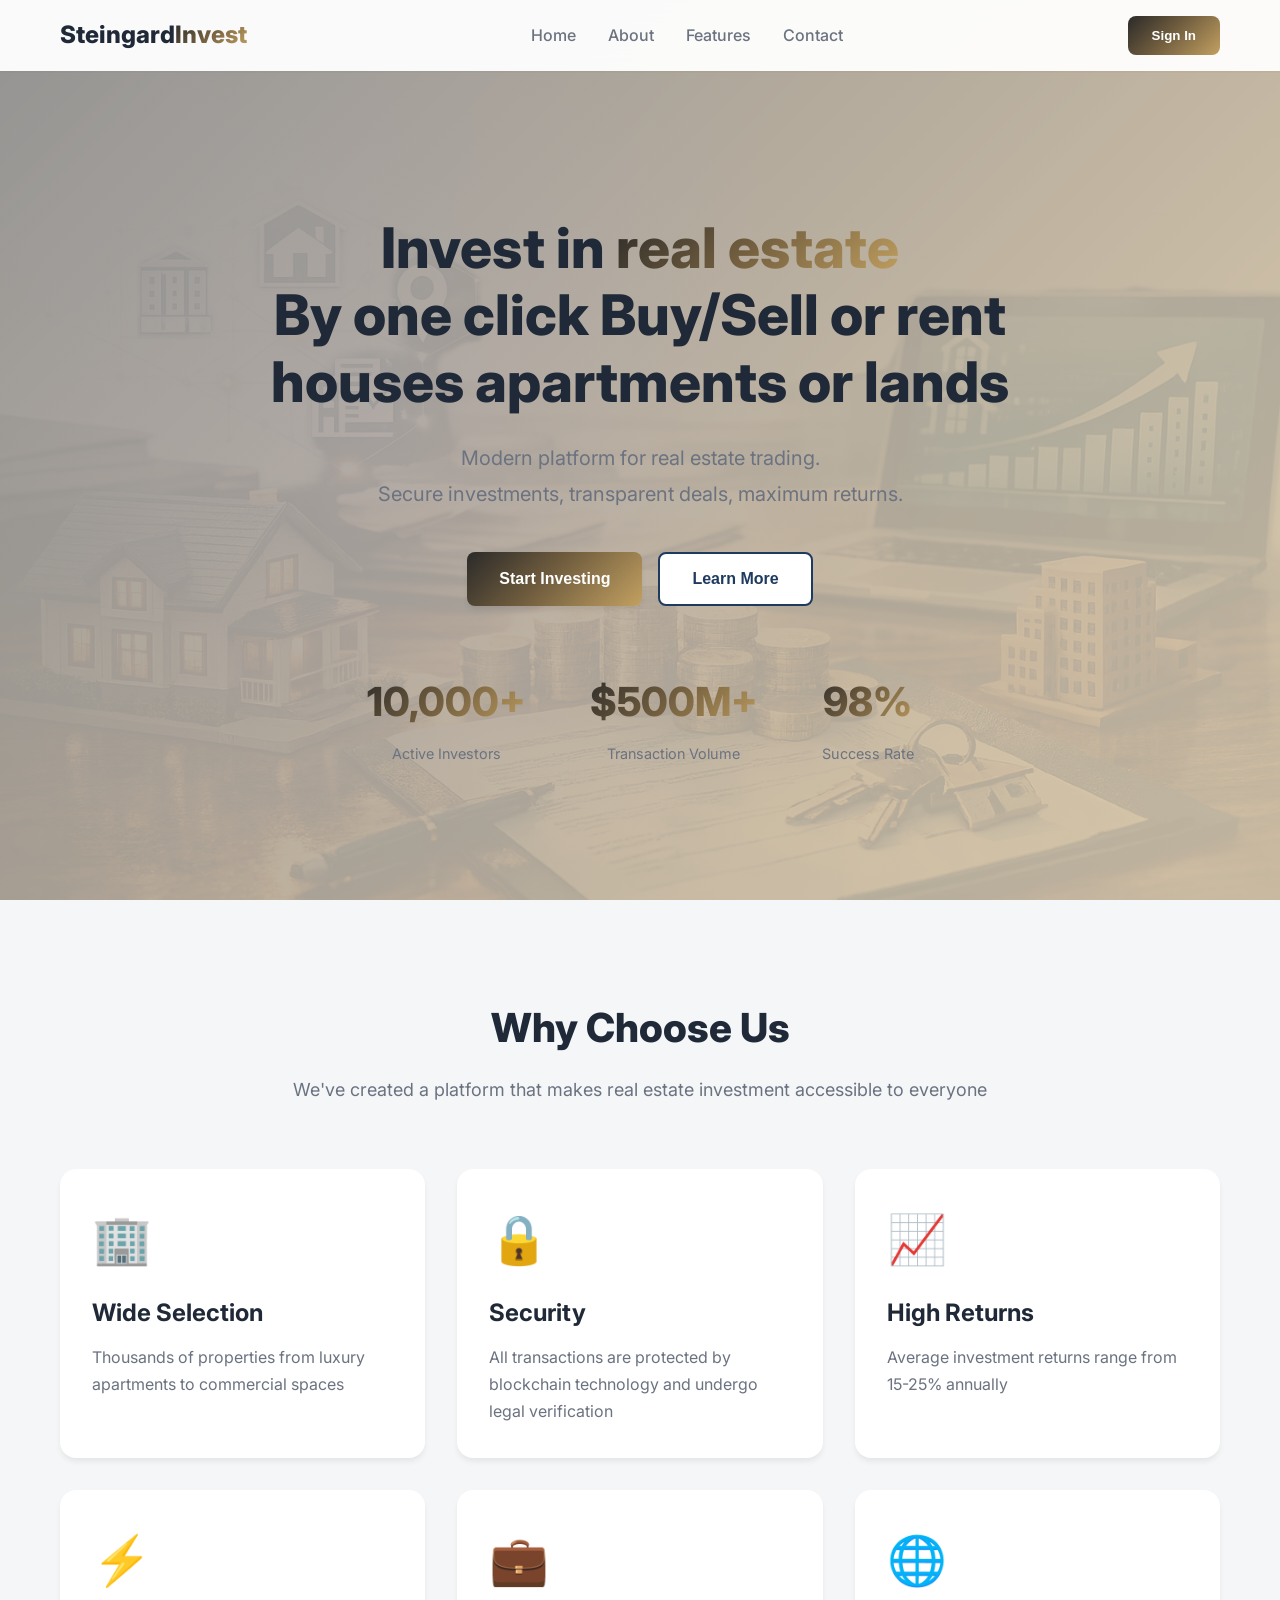
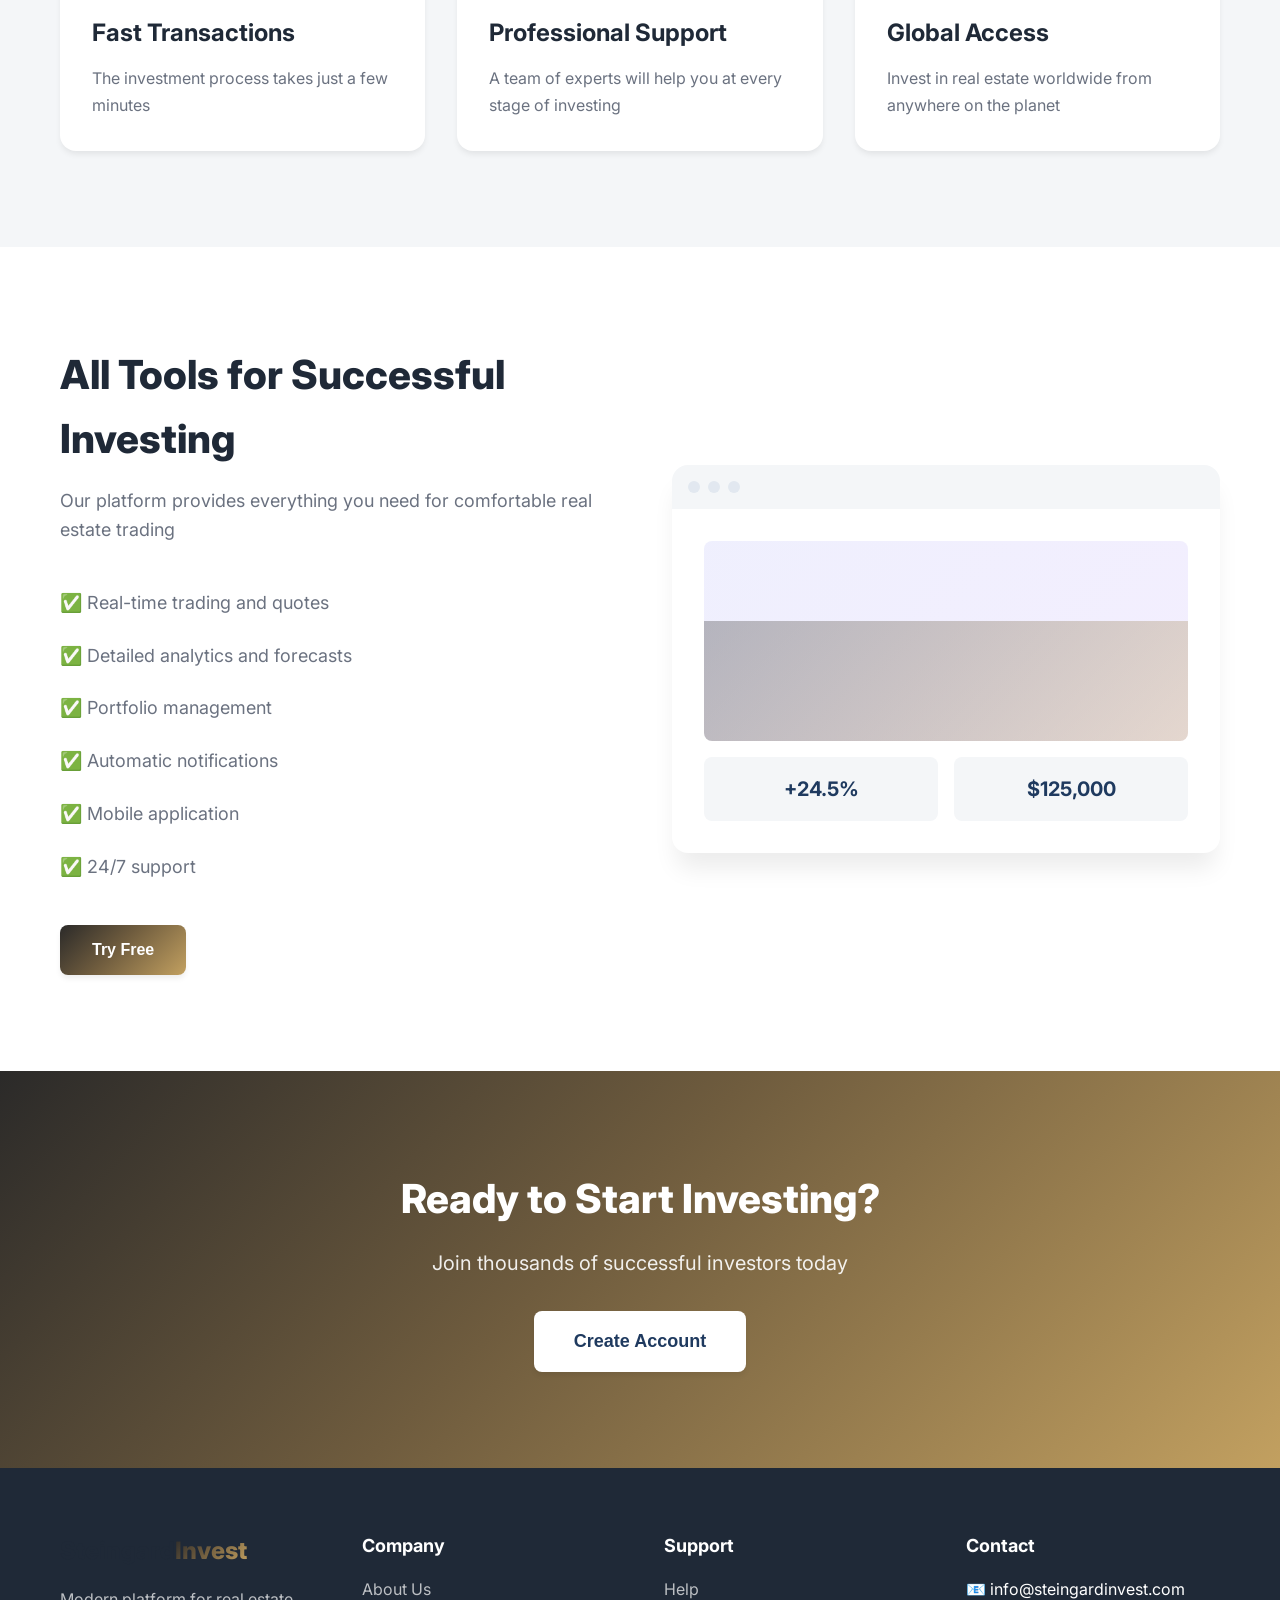
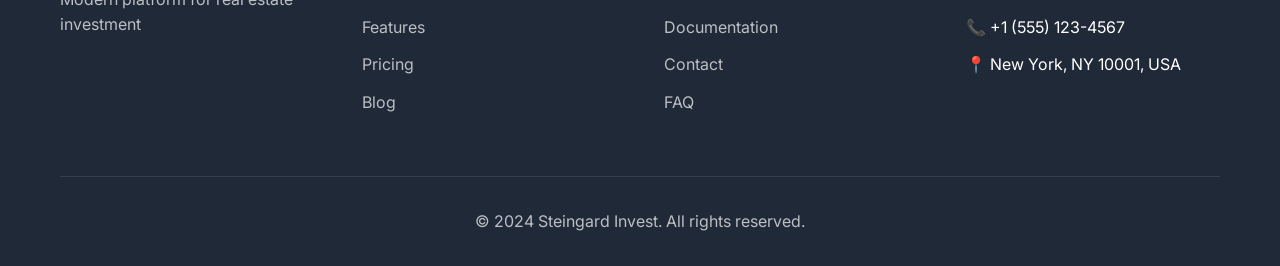
<file: steingardinvest/wwwroot/index.html>
<!DOCTYPE html>
<html lang="en">
<head>
    <meta charset="UTF-8">
    <meta name="viewport" content="width=device-width, initial-scale=1.0">
    <title>Steingard Invest - Real Estate Investment</title>
    <link rel="stylesheet" href="css/style.css">
    <link rel="preconnect" href="https://fonts.googleapis.com">
    <link rel="preconnect" href="https://fonts.gstatic.com" crossorigin>
    <link href="https://fonts.googleapis.com/css2?family=Inter:wght@300;400;500;600;700;800&display=swap" rel="stylesheet">
</head>
<body>
    <!-- Navigation -->
    <nav class="navbar">
        <div class="container">
            <div class="nav-content">
                <div class="logo">
                    <span class="logo-text">Steingard<span class="logo-accent">Invest</span></span>
                </div>
                <ul class="nav-menu">
                    <li><a href="#home">Home</a></li>
                    <li><a href="#about">About</a></li>
                    <li><a href="#features">Features</a></li>
                    <li><a href="#contact">Contact</a></li>
                </ul>
                <button class="btn-login" onclick="openLoginModal()">Sign In</button>
            </div>
        </div>
    </nav>

    <!-- Hero Section -->
    <section id="home" class="hero">
        <div class="hero-background">
            <div class="hero-overlay"></div>
        </div>
        <div class="container">
            <div class="hero-content">
                <h1 class="hero-title">
                    Invest in <span class="gradient-text">real estate</span><br>
                    By one click Buy/Sell or rent houses apartments or lands
                </h1>
                <p class="hero-subtitle">
                    Modern platform for real estate trading.<br>
                    Secure investments, transparent deals, maximum returns.
                </p>
                <div class="hero-buttons">
                    <button class="btn btn-primary" onclick="openLoginModal()">Start Investing</button>
                    <button class="btn btn-secondary" onclick="document.getElementById('about').scrollIntoView({behavior: 'smooth'})">Learn More</button>
                </div>
                <div class="hero-stats">
                    <div class="stat-item">
                        <div class="stat-number">10,000+</div>
                        <div class="stat-label">Active Investors</div>
                    </div>
                    <div class="stat-item">
                        <div class="stat-number">$500M+</div>
                        <div class="stat-label">Transaction Volume</div>
                    </div>
                    <div class="stat-item">
                        <div class="stat-number">98%</div>
                        <div class="stat-label">Success Rate</div>
                    </div>
                </div>
            </div>
        </div>
    </section>

    <!-- About Section -->
    <section id="about" class="about">
        <div class="container">
            <div class="section-header">
                <h2 class="section-title">Why Choose Us</h2>
                <p class="section-subtitle">We've created a platform that makes real estate investment accessible to everyone</p>
            </div>
            <div class="features-grid">
                <div class="feature-card">
                    <div class="feature-icon">🏢</div>
                    <h3 class="feature-title">Wide Selection</h3>
                    <p class="feature-description">Thousands of properties from luxury apartments to commercial spaces</p>
                </div>
                <div class="feature-card">
                    <div class="feature-icon">🔒</div>
                    <h3 class="feature-title">Security</h3>
                    <p class="feature-description">All transactions are protected by blockchain technology and undergo legal verification</p>
                </div>
                <div class="feature-card">
                    <div class="feature-icon">📈</div>
                    <h3 class="feature-title">High Returns</h3>
                    <p class="feature-description">Average investment returns range from 15-25% annually</p>
                </div>
                <div class="feature-card">
                    <div class="feature-icon">⚡</div>
                    <h3 class="feature-title">Fast Transactions</h3>
                    <p class="feature-description">The investment process takes just a few minutes</p>
                </div>
                <div class="feature-card">
                    <div class="feature-icon">💼</div>
                    <h3 class="feature-title">Professional Support</h3>
                    <p class="feature-description">A team of experts will help you at every stage of investing</p>
                </div>
                <div class="feature-card">
                    <div class="feature-icon">🌐</div>
                    <h3 class="feature-title">Global Access</h3>
                    <p class="feature-description">Invest in real estate worldwide from anywhere on the planet</p>
                </div>
            </div>
        </div>
    </section>

    <!-- Features Section -->
    <section id="features" class="features">
        <div class="container">
            <div class="features-content">
                <div class="features-text">
                    <h2 class="section-title">All Tools for Successful Investing</h2>
                    <p class="section-subtitle">Our platform provides everything you need for comfortable real estate trading</p>
                    <ul class="features-list">
                        <li>✅ Real-time trading and quotes</li>
                        <li>✅ Detailed analytics and forecasts</li>
                        <li>✅ Portfolio management</li>
                        <li>✅ Automatic notifications</li>
                        <li>✅ Mobile application</li>
                        <li>✅ 24/7 support</li>
                    </ul>
                    <button class="btn btn-primary" onclick="openLoginModal()">Try Free</button>
                </div>
                <div class="features-image">
                    <div class="dashboard-preview">
                        <div class="dashboard-header">
                            <div class="dashboard-dot"></div>
                            <div class="dashboard-dot"></div>
                            <div class="dashboard-dot"></div>
                        </div>
                        <div class="dashboard-content">
                            <div class="dashboard-chart"></div>
                            <div class="dashboard-stats">
                                <div class="dashboard-stat">+24.5%</div>
                                <div class="dashboard-stat">$125,000</div>
                            </div>
                        </div>
                    </div>
                </div>
            </div>
        </div>
    </section>

    <!-- CTA Section -->
    <section class="cta">
        <div class="container">
            <div class="cta-content">
                <h2 class="cta-title">Ready to Start Investing?</h2>
                <p class="cta-subtitle">Join thousands of successful investors today</p>
                <button class="btn btn-primary btn-large" onclick="openLoginModal()">Create Account</button>
            </div>
        </div>
    </section>

    <!-- Footer -->
    <footer id="contact" class="footer">
        <div class="container">
            <div class="footer-content">
                <div class="footer-section">
                    <div class="logo">
                        <span class="logo-text">Steingard<span class="logo-accent">Invest</span></span>
                    </div>
                    <p class="footer-description">Modern platform for real estate investment</p>
                </div>
                <div class="footer-section">
                    <h4 class="footer-title">Company</h4>
                    <ul class="footer-links">
                        <li><a href="#about">About Us</a></li>
                        <li><a href="#features">Features</a></li>
                        <li><a href="#">Pricing</a></li>
                        <li><a href="#">Blog</a></li>
                    </ul>
                </div>
                <div class="footer-section">
                    <h4 class="footer-title">Support</h4>
                    <ul class="footer-links">
                        <li><a href="#">Help</a></li>
                        <li><a href="#">Documentation</a></li>
                        <li><a href="#">Contact</a></li>
                        <li><a href="#">FAQ</a></li>
                    </ul>
                </div>
                <div class="footer-section">
                    <h4 class="footer-title">Contact</h4>
                    <ul class="footer-links">
                        <li>📧 info@steingardinvest.com</li>
                        <li>📞 +1 (555) 123-4567</li>
                        <li>📍 New York, NY 10001, USA</li>
                    </ul>
                </div>
            </div>
            <div class="footer-bottom">
                <p>&copy; 2024 Steingard Invest. All rights reserved.</p>
            </div>
        </div>
    </footer>

    <!-- Login Modal -->
    <div id="loginModal" class="modal">
        <div class="modal-content">
            <span class="close" onclick="closeLoginModal()">&times;</span>
            <div class="modal-header">
                <h2>Sign In</h2>
                <p>Sign in to your account to access the trading platform</p>
            </div>
            <form class="login-form" onsubmit="handleLogin(event)">
                <div class="form-group">
                    <label for="email">Email</label>
                    <input type="email" id="email" name="email" placeholder="your@email.com" required>
                </div>
                <div class="form-group">
                    <label for="password">Password</label>
                    <input type="password" id="password" name="password" placeholder="••••••••" required>
                </div>
                <div class="form-options">
                    <label class="checkbox-label">
                        <input type="checkbox" name="remember">
                        <span>Remember me</span>
                    </label>
                    <a href="#" class="forgot-password">Forgot password?</a>
                </div>
                <button type="submit" class="btn btn-primary btn-full">Sign In</button>
                <div class="form-divider">
                    <span>or</span>
                </div>
                <button type="button" class="btn btn-secondary btn-full" onclick="alert('Registration feature will be available soon')">Create Account</button>
            </form>
        </div>
    </div>

    <script src="js/script.js"></script>
</body>
</html>
</file>
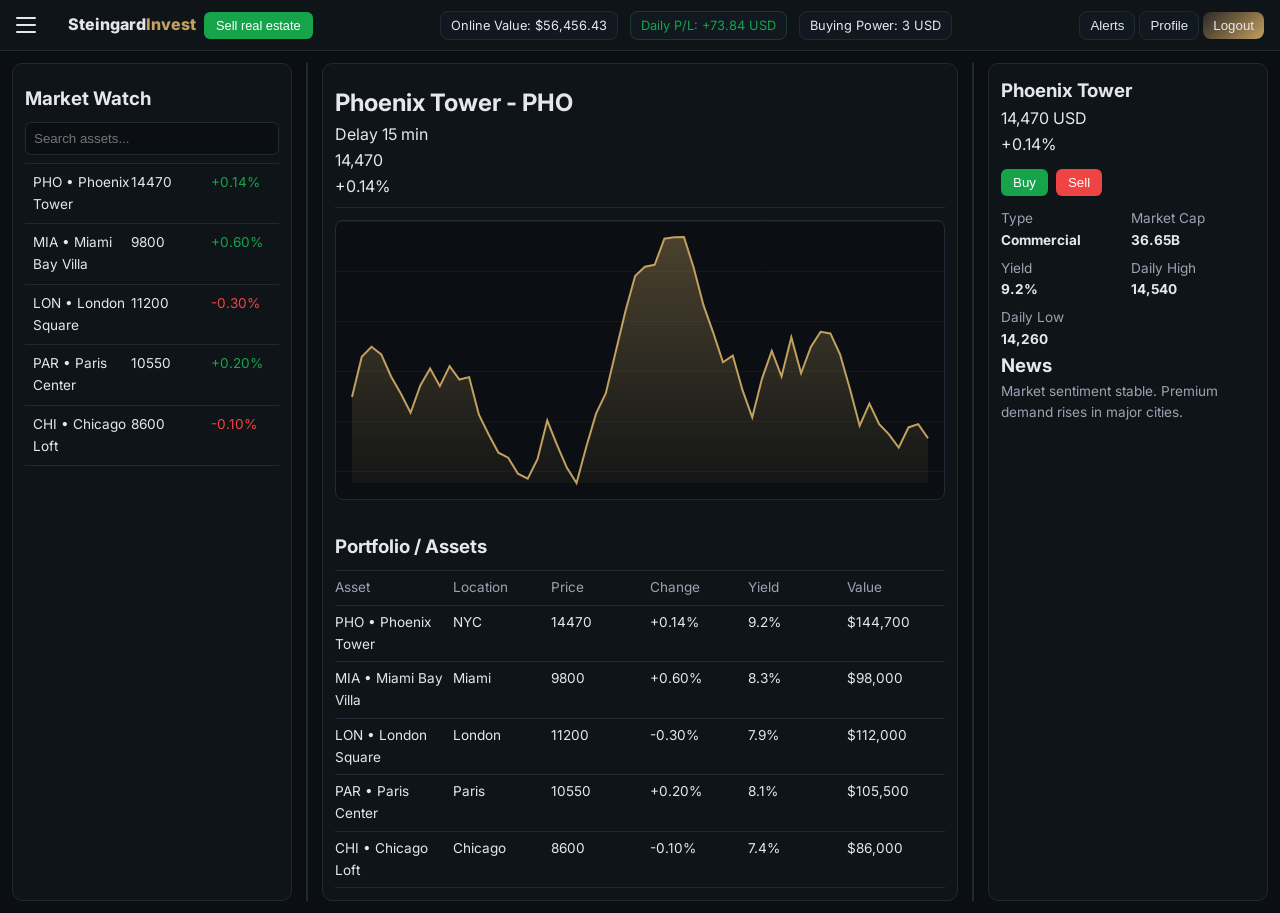
<file: steingardinvest/wwwroot/dashboard.html>
<!DOCTYPE html>
<html lang="en">
<head>
  <meta charset="UTF-8">
  <meta name="viewport" content="width=device-width, initial-scale=1.0">
  <title>Real Estate Trading Terminal</title>
  <link rel="stylesheet" href="css/style.css">
  <link rel="stylesheet" href="css/dashboard.css">
  <link rel="preconnect" href="https://fonts.googleapis.com">
  <link rel="preconnect" href="https://fonts.gstatic.com" crossorigin>
  <link href="https://fonts.googleapis.com/css2?family=Inter:wght@300;400;500;600;700;800&display=swap" rel="stylesheet">
</head>
<body class="terminal-body">
  <div class="terminal-shell">
    <header class="terminal-topbar">
      <div class="topbar-left">
        <button class="hamburger" onclick="toggleMenu()" aria-label="Open menu">
          <span></span><span></span><span></span>
        </button>
        <div id="hamburgerMenu" class="hamburger-menu">
            <button type="button" class="menu-item">Sell real estate</button>
            <button type="button" class="menu-item">Manage account</button>
            <button type="button" class="menu-item">Settings</button>
            <button type="button" class="menu-item">Contact</button>
            <button type="button" class="menu-item">Tutorial</button>
            <button type="button" class="menu-item menu-exit" onclick="logout()">Exit</button>
        </div>
        <div class="brand">Steingard<span>Invest</span></div>
        <button type="button" class="chip chip-button btn-buy">Sell real estate</button>
      </div>
      <div class="topbar-center">
        <span class="chip">Online Value: $56,456.43</span>
        <span class="chip up">Daily P/L: +73.84 USD</span>
        <span class="chip">Buying Power: 3 USD</span>
      </div>
      <div class="topbar-right">
        <button class="btn-ghost">Alerts</button>
        <button class="btn-ghost">Profile</button>
        <button class="btn-logout" onclick="logout()">Logout</button>
      </div>
    </header>

    <div class="terminal-grid" id="terminalGrid">
      <aside class="terminal-left">
        <div class="panel-header">
          <h3>Market Watch</h3>
          <input class="search-input" id="searchInput" placeholder="Search assets..." />
        </div>
        <div id="marketList" class="market-list"></div>
      </aside>
      <div class="col-resizer" data-resize="left"></div>

      <main class="terminal-center">
        <div class="panel-header">
          <div>
            <h2 id="chartTitle">PHOENIX - PHO</h2>
            <div class="sub">Delay 15 min</div>
          </div>
          <div class="price-box">
            <div class="price" id="chartPrice">14,470</div>
            <div class="change up" id="chartChange">+0.14%</div>
          </div>
        </div>

        <div class="chart-area">
          <div class="chart-grid"></div>
          <canvas id="priceChart" class="chart-canvas"></canvas>
        </div>

        <section class="panel table-panel">
          <div class="panel-header">
            <h3>Portfolio / Assets</h3>
          </div>
          <div class="table-head">
            <div>Asset</div>
            <div>Location</div>
            <div>Price</div>
            <div>Change</div>
            <div>Yield</div>
            <div>Value</div>
          </div>
          <div id="portfolioRows" class="table-body"></div>
        </section>
      </main>
      <div class="col-resizer" data-resize="right"></div>

      <aside class="terminal-right">
        <div class="panel info-panel">
          <h3 id="assetName">PHOENIX</h3>
          <div class="price" id="assetPrice">14,470 USD</div>
          <div class="change up" id="assetChange">+0.14%</div>

          <div class="actions">
            <button class="btn-buy">Buy</button>
            <button class="btn-sell">Sell</button>
          </div>

          <div class="info-grid">
            <div><span>Type</span><strong id="assetType">Commercial</strong></div>
            <div><span>Market Cap</span><strong>36.65B</strong></div>
            <div><span>Yield</span><strong id="assetYield">9.2%</strong></div>
            <div><span>Daily High</span><strong>14,540</strong></div>
            <div><span>Daily Low</span><strong>14,260</strong></div>
          </div>
        </div>

        <div class="panel">
          <h3>News</h3>
          <p class="muted">Market sentiment stable. Premium demand rises in major cities.</p>
        </div>
      </aside>
    </div>
  </div>

  <script src="js/dashboard.js"></script>
</body>
</html>
</file>
<file: steingardinvest/wwwroot/css/style.css>
* {
    margin: 0;
    padding: 0;
    box-sizing: border-box;
}

:root {
    --primary-color: #1f3a5f;
    --primary-dark: #162b45;
    --secondary-color: #5b6d7a;
    --accent-color: #8c7a5a;
    --text-primary: #1f2937;
    --text-secondary: #6b7280;
    --bg-light: #f4f6f8;
    --bg-white: #ffffff;
    --border-color: #e2e8f0;
    --gradient: linear-gradient(135deg, #2b2a29 0%, #6f5c3e 45%, #c2a060 100%);
    --shadow-sm: 0 1px 2px 0 rgba(0, 0, 0, 0.05);
    --shadow-md: 0 4px 6px -1px rgba(0, 0, 0, 0.08);
    --shadow-lg: 0 10px 15px -3px rgba(0, 0, 0, 0.08);
    --shadow-xl: 0 20px 25px -5px rgba(0, 0, 0, 0.08);
}

body {
    font-family: 'Inter', -apple-system, BlinkMacSystemFont, 'Segoe UI', sans-serif;
    color: var(--text-primary);
    line-height: 1.6;
    overflow-x: hidden;
}

.container {
    max-width: 1200px;
    margin: 0 auto;
    padding: 0 20px;
}

/* Navigation */
.navbar {
    position: fixed;
    top: 0;
    left: 0;
    right: 0;
    background: rgba(255, 255, 255, 0.95);
    backdrop-filter: blur(10px);
    z-index: 1000;
    padding: 1rem 0;
    box-shadow: var(--shadow-sm);
}

.nav-content {
    display: flex;
    justify-content: space-between;
    align-items: center;
}

.logo-text {
    font-size: 1.5rem;
    font-weight: 800;
    color: var(--text-primary);
}

.logo-accent {
    background: var(--gradient);
    -webkit-background-clip: text;
    -webkit-text-fill-color: transparent;
    background-clip: text;
}

.nav-menu {
    display: flex;
    list-style: none;
    gap: 2rem;
}

.nav-menu a {
    text-decoration: none;
    color: var(--text-secondary);
    font-weight: 500;
    transition: color 0.3s;
}

.nav-menu a:hover {
    color: var(--primary-color);
}

.btn-login {
    background: var(--gradient);
    color: white;
    border: none;
    padding: 0.75rem 1.5rem;
    border-radius: 0.5rem;
    font-weight: 600;
    cursor: pointer;
    transition: transform 0.2s, box-shadow 0.2s;
}

.btn-login:hover {
    transform: translateY(-2px);
    box-shadow: var(--shadow-lg);
}

/* Hero Section */
.hero {
    position: relative;
    min-height: 100vh;
    display: flex;
    align-items: center;
    padding-top: 80px;
    overflow: hidden;
    z-index: 0;
}

.hero-background {
    position: absolute;
    inset: 0;
    background: var(--gradient);
    opacity: 0.50;
    z-index: 0;
}

.hero-background::after {
    content: '';
    position: absolute;
    inset: 0;
    background-image: url('../images/hero-realestate.png');
    background-size: cover;
    background-position: center;
    opacity: 0.32;
    filter: grayscale(0.2) contrast(1.05);
    mix-blend-mode: multiply; 
}

.hero-content {
    position: relative;
    z-index: 1;
}

.hero-overlay {
    position: absolute;
    top: 0;
    left: 0;
    right: 0;
    bottom: 0;
    background: radial-gradient(circle at 30% 50%, rgba(99, 102, 241, 0.1) 0%, transparent 50%);
}

.hero-content {
    text-align: center;
    max-width: 900px;
    margin: 0 auto;
    z-index: 1;
}

.hero-title {
    font-size: 3.5rem;
    font-weight: 800;
    line-height: 1.2;
    margin-bottom: 1.5rem;
    color: var(--text-primary);
}

.gradient-text {
    background: var(--gradient);
    -webkit-background-clip: text;
    -webkit-text-fill-color: transparent;
    background-clip: text;
}

.hero-subtitle {
    font-size: 1.25rem;
    color: var(--text-secondary);
    margin-bottom: 2.5rem;
    line-height: 1.8;
}

.hero-buttons {
    display: flex;
    gap: 1rem;
    justify-content: center;
    margin-bottom: 4rem;
}

.btn {
    padding: 1rem 2rem;
    border: none;
    border-radius: 0.5rem;
    font-size: 1rem;
    font-weight: 600;
    cursor: pointer;
    transition: all 0.3s;
    text-decoration: none;
    display: inline-block;
}

.btn-primary {
    background: var(--gradient);
    color: white;
    box-shadow: var(--shadow-md);
}

.btn-primary:hover {
    transform: translateY(-2px);
    box-shadow: var(--shadow-xl);
}

.btn-secondary {
    background: white;
    color: var(--primary-color);
    border: 2px solid var(--primary-color);
}

.btn-secondary:hover {
    background: var(--primary-color);
    color: white;
}

.btn-large {
    padding: 1.25rem 2.5rem;
    font-size: 1.125rem;
}

.btn-full {
    width: 100%;
}

.hero-stats {
    display: flex;
    justify-content: center;
    gap: 4rem;
    margin-top: 4rem;
}

.stat-item {
    text-align: center;
}

.stat-number {
    font-size: 2.5rem;
    font-weight: 800;
    background: var(--gradient);
    -webkit-background-clip: text;
    -webkit-text-fill-color: transparent;
    background-clip: text;
    margin-bottom: 0.5rem;
}

.stat-label {
    color: var(--text-secondary);
    font-size: 0.9rem;
}

/* About Section */
.about {
    padding: 6rem 0;
    background: var(--bg-light);
}

.section-header {
    text-align: center;
    max-width: 700px;
    margin: 0 auto 4rem;
}

.section-title {
    font-size: 2.5rem;
    font-weight: 800;
    margin-bottom: 1rem;
    color: var(--text-primary);
}

.section-subtitle {
    font-size: 1.125rem;
    color: var(--text-secondary);
}

.features-grid {
    display: grid;
    grid-template-columns: repeat(auto-fit, minmax(300px, 1fr));
    gap: 2rem;
}

.feature-card {
    background: white;
    padding: 2rem;
    border-radius: 1rem;
    box-shadow: var(--shadow-md);
    transition: transform 0.3s, box-shadow 0.3s;
}

.feature-card:hover {
    transform: translateY(-5px);
    box-shadow: var(--shadow-xl);
}

.feature-icon {
    font-size: 3rem;
    margin-bottom: 1rem;
}

.feature-title {
    font-size: 1.5rem;
    font-weight: 700;
    margin-bottom: 0.75rem;
    color: var(--text-primary);
}

.feature-description {
    color: var(--text-secondary);
    line-height: 1.7;
}

/* Features Section */
.features {
    padding: 6rem 0;
}

.features-content {
    display: grid;
    grid-template-columns: 1fr 1fr;
    gap: 4rem;
    align-items: center;
}

.features-list {
    list-style: none;
    margin: 2rem 0;
}

.features-list li {
    padding: 0.75rem 0;
    font-size: 1.125rem;
    color: var(--text-secondary);
}

.dashboard-preview {
    background: white;
    border-radius: 1rem;
    box-shadow: var(--shadow-xl);
    overflow: hidden;
}

.dashboard-header {
    background: var(--bg-light);
    padding: 1rem;
    display: flex;
    gap: 0.5rem;
}

.dashboard-dot {
    width: 12px;
    height: 12px;
    border-radius: 50%;
    background: var(--border-color);
}

.dashboard-content {
    padding: 2rem;
}

.dashboard-chart {
    height: 200px;
    background: linear-gradient(135deg, rgba(99, 102, 241, 0.1) 0%, rgba(139, 92, 246, 0.1) 100%);
    border-radius: 0.5rem;
    margin-bottom: 1rem;
    position: relative;
}

.dashboard-chart::before {
    content: '';
    position: absolute;
    bottom: 0;
    left: 0;
    right: 0;
    height: 60%;
    background: var(--gradient);
    opacity: 0.3;
    border-radius: 0 0 0.5rem 0.5rem;
}

.dashboard-stats {
    display: flex;
    gap: 1rem;
}

.dashboard-stat {
    flex: 1;
    padding: 1rem;
    background: var(--bg-light);
    border-radius: 0.5rem;
    text-align: center;
    font-weight: 700;
    font-size: 1.25rem;
    color: var(--primary-color);
}

/* CTA Section */
.cta {
    padding: 6rem 0;
    background: var(--gradient);
    color: white;
    text-align: center;
}

.cta-title {
    font-size: 2.5rem;
    font-weight: 800;
    margin-bottom: 1rem;
}

.cta-subtitle {
    font-size: 1.25rem;
    margin-bottom: 2rem;
    opacity: 0.9;
}

.cta .btn-primary {
    background: white;
    color: var(--primary-color);
}

.cta .btn-primary:hover {
    background: var(--bg-light);
}

/* Footer */
.footer {
    background: var(--text-primary);
    color: white;
    padding: 4rem 0 2rem;
}

.footer-content {
    display: grid;
    grid-template-columns: repeat(auto-fit, minmax(250px, 1fr));
    gap: 3rem;
    margin-bottom: 3rem;
}

.footer-description {
    color: rgba(255, 255, 255, 0.7);
    margin-top: 1rem;
}

.footer-title {
    font-size: 1.125rem;
    font-weight: 700;
    margin-bottom: 1rem;
}

.footer-links {
    list-style: none;
}

.footer-links li {
    margin-bottom: 0.75rem;
}

.footer-links a {
    color: rgba(255, 255, 255, 0.7);
    text-decoration: none;
    transition: color 0.3s;
}

.footer-links a:hover {
    color: white;
}

.footer-bottom {
    text-align: center;
    padding-top: 2rem;
    border-top: 1px solid rgba(255, 255, 255, 0.1);
    color: rgba(255, 255, 255, 0.7);
}

/* Modal */
.modal {
    display: none;
    position: fixed;
    z-index: 2000;
    left: 0;
    top: 0;
    width: 100%;
    height: 100%;
    background-color: rgba(0, 0, 0, 0.5);
    backdrop-filter: blur(5px);
}

.modal-content {
    background-color: white;
    margin: 5% auto;
    padding: 2rem;
    border-radius: 1rem;
    max-width: 450px;
    width: 90%;
    box-shadow: var(--shadow-xl);
    position: relative;
    animation: modalSlideIn 0.3s;
}

@keyframes modalSlideIn {
    from {
        opacity: 0;
        transform: translateY(-50px);
    }
    to {
        opacity: 1;
        transform: translateY(0);
    }
}

.close {
    position: absolute;
    right: 1.5rem;
    top: 1.5rem;
    font-size: 2rem;
    font-weight: 300;
    color: var(--text-secondary);
    cursor: pointer;
    transition: color 0.3s;
}

.close:hover {
    color: var(--text-primary);
}

.modal-header {
    text-align: center;
    margin-bottom: 2rem;
}

.modal-header h2 {
    font-size: 2rem;
    font-weight: 800;
    margin-bottom: 0.5rem;
    color: var(--text-primary);
}

.modal-header p {
    color: var(--text-secondary);
}

.login-form {
    margin-top: 2rem;
}

.form-group {
    margin-bottom: 1.5rem;
}

.form-group label {
    display: block;
    margin-bottom: 0.5rem;
    font-weight: 600;
    color: var(--text-primary);
}

.form-group input {
    width: 100%;
    padding: 0.75rem 1rem;
    border: 2px solid var(--border-color);
    border-radius: 0.5rem;
    font-size: 1rem;
    transition: border-color 0.3s;
}

.form-group input:focus {
    outline: none;
    border-color: var(--primary-color);
}

.form-options {
    display: flex;
    justify-content: space-between;
    align-items: center;
    margin-bottom: 1.5rem;
}

.checkbox-label {
    display: flex;
    align-items: center;
    gap: 0.5rem;
    cursor: pointer;
    font-size: 0.9rem;
    color: var(--text-secondary);
}

.forgot-password {
    color: var(--primary-color);
    text-decoration: none;
    font-size: 0.9rem;
    font-weight: 500;
}

.forgot-password:hover {
    text-decoration: underline;
}

.form-divider {
    text-align: center;
    margin: 1.5rem 0;
    position: relative;
}

.form-divider::before {
    content: '';
    position: absolute;
    top: 50%;
    left: 0;
    right: 0;
    height: 1px;
    background: var(--border-color);
}

.form-divider span {
    background: white;
    padding: 0 1rem;
    color: var(--text-secondary);
    position: relative;
}

/* Responsive */
@media (max-width: 768px) {
    .nav-menu {
        display: none;
    }

    .hero-title {
        font-size: 2.5rem;
    }

    .hero-buttons {
        flex-direction: column;
    }

    .hero-stats {
        flex-direction: column;
        gap: 2rem;
    }

    .features-content {
        grid-template-columns: 1fr;
    }

    .section-title {
        font-size: 2rem;
    }
}
</file>
<file: steingardinvest/wwwroot/css/dashboard.css>
.terminal-body {
  background: #0b0f13;
  color: #e5e7eb;
  font-family: 'Inter', sans-serif;
}

.terminal-shell { min-height: 100vh; }

.terminal-topbar {
  display: flex;
  justify-content: space-between;
  align-items: center;
  background: #0f1419;
  padding: 10px 16px;
  border-bottom: 1px solid #1f2a36;
}

.topbar-left {
  display: flex;
  align-items: center;
  gap: 8px;
  white-space: nowrap;
  position: relative;
}

.brand { font-weight: 800; }
.brand span { color: #c2a060; }

.chip {
  background: #121820;
  border: 1px solid #1f2a36;
  padding: 6px 10px;
  border-radius: 8px;
  font-size: 0.8rem;
  margin-right: 8px;
}
.chip.up { color: #16a34a; border-color: #1f3a2a; }

.chip-button {
  cursor: pointer;
  color: #fff;
  border: none;
}

.chip-button:hover {
  opacity: 0.9;
}

.hamburger {
  width: 36px;
  height: 30px;
  display: inline-flex;
  flex-direction: column;
  justify-content: center;
  gap: 5px;
  background: transparent;
  border: none;
  cursor: pointer;
  margin-right: 8px;
}

.hamburger span {
  display: block;
  height: 2px;
  width: 20px;
  background: #e5e7eb;
  border-radius: 2px;
}

.hamburger-menu {
  position: absolute;
  top: 36px;
  left: 0;
  background: #121820;
  border: 1px solid #1f2a36;
  border-radius: 10px;
  padding: 8px;
  min-width: 200px;
  display: none;
  z-index: 20;
  box-shadow: 0 10px 25px rgba(0, 0, 0, 0.3);
}

.hamburger-menu.open {
  display: grid;
  gap: 4px;
}

.menu-item {
  width: 100%;
  text-align: left;
  background: transparent;
  border: 1px solid transparent;
  color: #e5e7eb;
  padding: 8px 10px;
  border-radius: 6px;
  cursor: pointer;
}

.menu-item:hover {
  background: #1b2430;
}

.menu-exit {
  color: #ef4444;
}

.btn-ghost, .btn-logout {
  background: #121820;
  border: 1px solid #1f2a36;
  color: #e5e7eb;
  padding: 6px 10px;
  border-radius: 8px;
  cursor: pointer;
}
.btn-logout { background: var(--gradient); border: none; }

.terminal-grid {
  display: grid;
  grid-template-columns: 280px 6px 1fr 6px 280px;
  gap: 12px;
  padding: 12px;
  min-height: calc(100vh - 52px);
}

.col-resizer {
  width: 6px;
  cursor: col-resize;
  background: transparent;
  position: relative;
}

.col-resizer::after {
  content: '';
  position: absolute;
  top: 0;
  bottom: 0;
  left: 2px;
  width: 2px;
  background: #1f2a36;
}

.sidebar-hidden .terminal-left {
  display: none;
}

.sidebar-hidden .terminal-grid {
  grid-template-columns: 1fr 6px 280px;
}

.terminal-left, .terminal-center, .terminal-right {
  background: #0f1419;
  border: 1px solid #1f2a36;
  border-radius: 10px;
  padding: 12px;
  display: flex;
  flex-direction: column;
}

.panel-header { padding: 8px 0; border-bottom: 1px solid #1f2a36; }

.search-input {
  width: 100%;
  margin-top: 8px;
  padding: 8px;
  background: #0b0f13;
  border: 1px solid #1f2a36;
  color: #e5e7eb;
  border-radius: 6px;
}

.market-list .row {
  display: grid;
  grid-template-columns: 1fr 80px 60px;
  padding: 8px;
  border-bottom: 1px solid #1f2a36;
  font-size: 0.85rem;
}
.market-list .row .up { color: #16a34a; }
.market-list .row .down { color: #ef4444; }
.market-list .row.selected { background: #141b24; outline: 1px solid #c2a060; cursor:pointer; }

.chart-area {
  height: 280px;
  background: #0b0f13;
  border: 1px solid #1f2a36;
  border-radius: 8px;
  position: relative;
  margin: 12px 0;
}

.chart-grid {
  position: absolute; inset: 0;
  background: repeating-linear-gradient(
    to bottom,
    rgba(255,255,255,0.04) 0 1px,
    transparent 1px 50px
  );
}

.chart-canvas {
  position: absolute; inset: 0;
  width: 100%; height: 100%;
}

.table-panel { margin-top: 12px; }
.table-head, .table-body > div {
  display: grid;
  grid-template-columns: 1.2fr 1fr 1fr 1fr 1fr 1fr;
  padding: 6px 0;
  font-size: 0.85rem;
}
.table-head { color: #9aa4b2; border-bottom: 1px solid #1f2a36; }
.table-body > div { border-bottom: 1px solid #1f2a36; }

.info-panel .actions { display: flex; gap: 8px; margin: 12px 0; }
.btn-buy { background: #16a34a; border: none; padding: 6px 12px; color: #fff; border-radius: 6px; }
.btn-sell { background: #ef4444; border: none; padding: 6px 12px; color: #fff; border-radius: 6px; }

.info-grid { display: grid; grid-template-columns: 1fr 1fr; gap: 6px; font-size: 0.85rem; }
.info-grid span { color: #9aa4b2; display: block; }
.muted { color: #9aa4b2; font-size: 0.85rem; }

@media (max-width: 1200px) {
  .terminal-grid { grid-template-columns: 1fr; }
}
</file>
